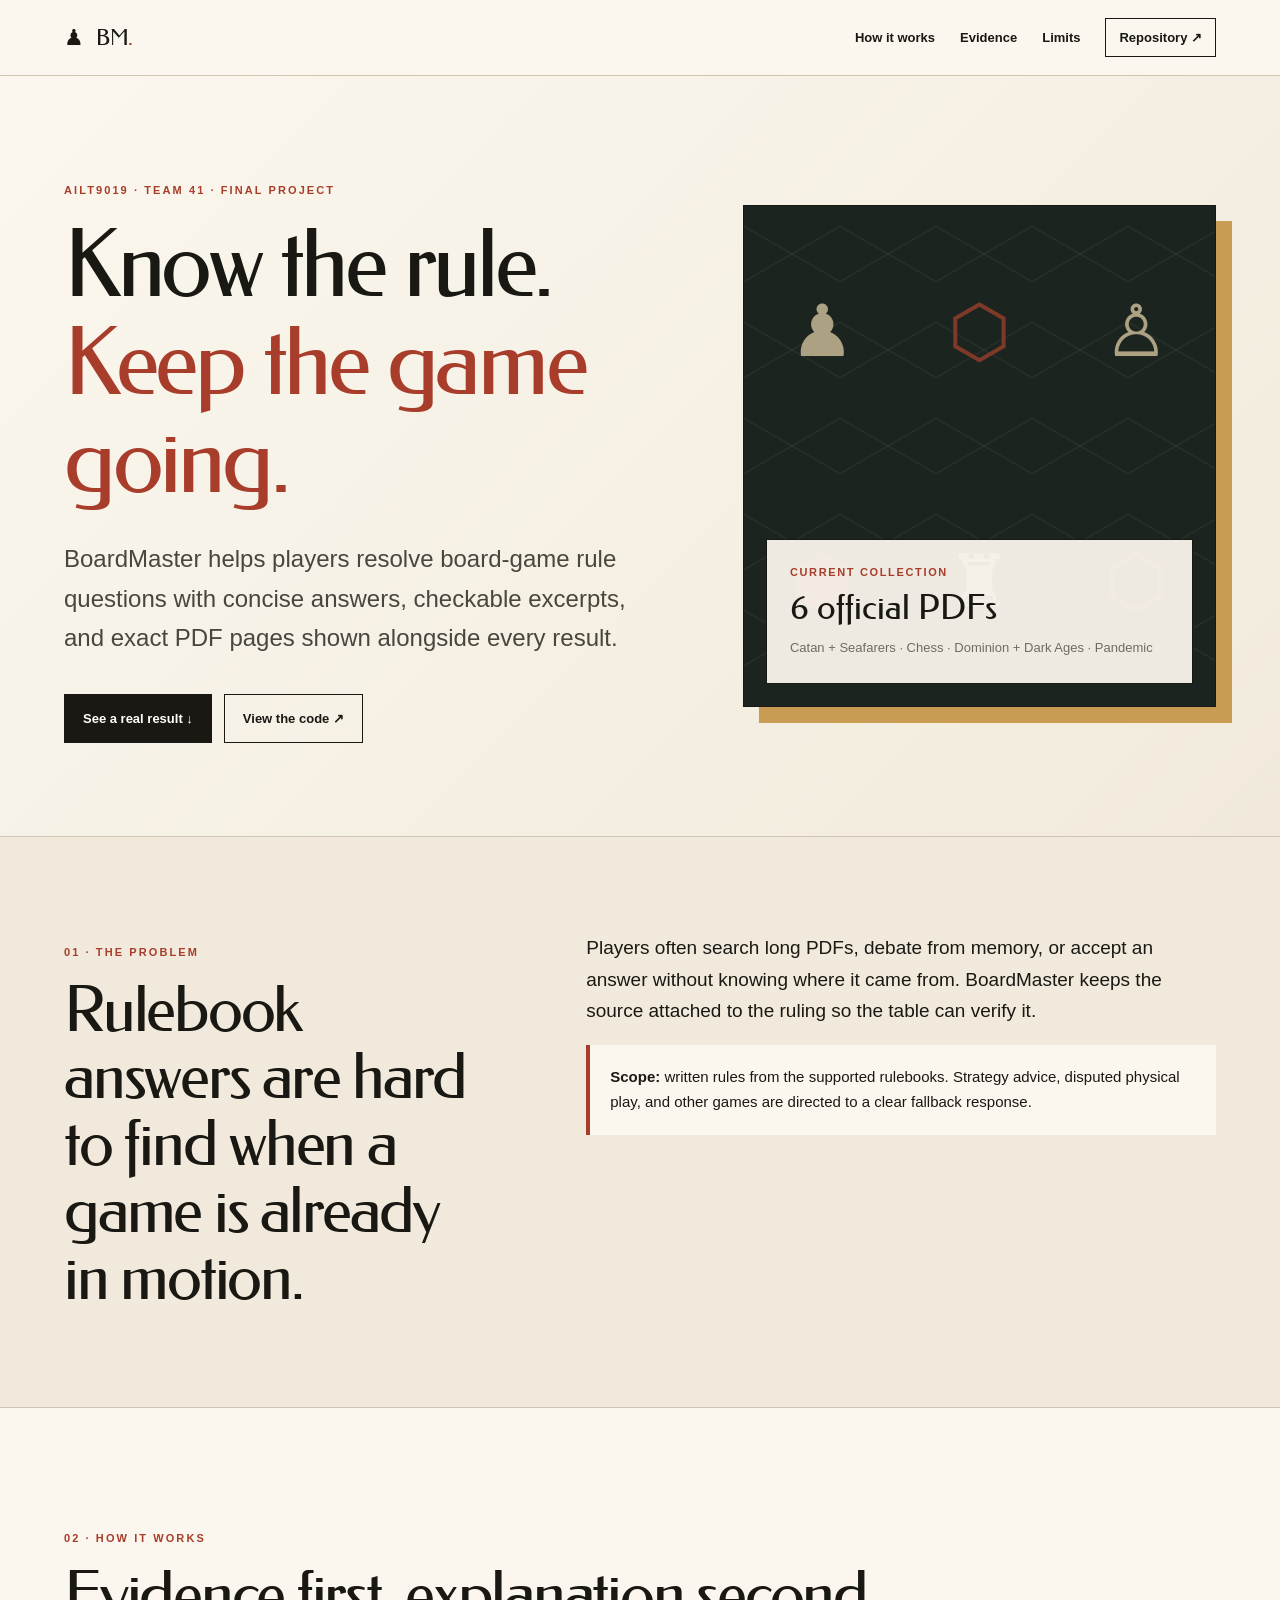
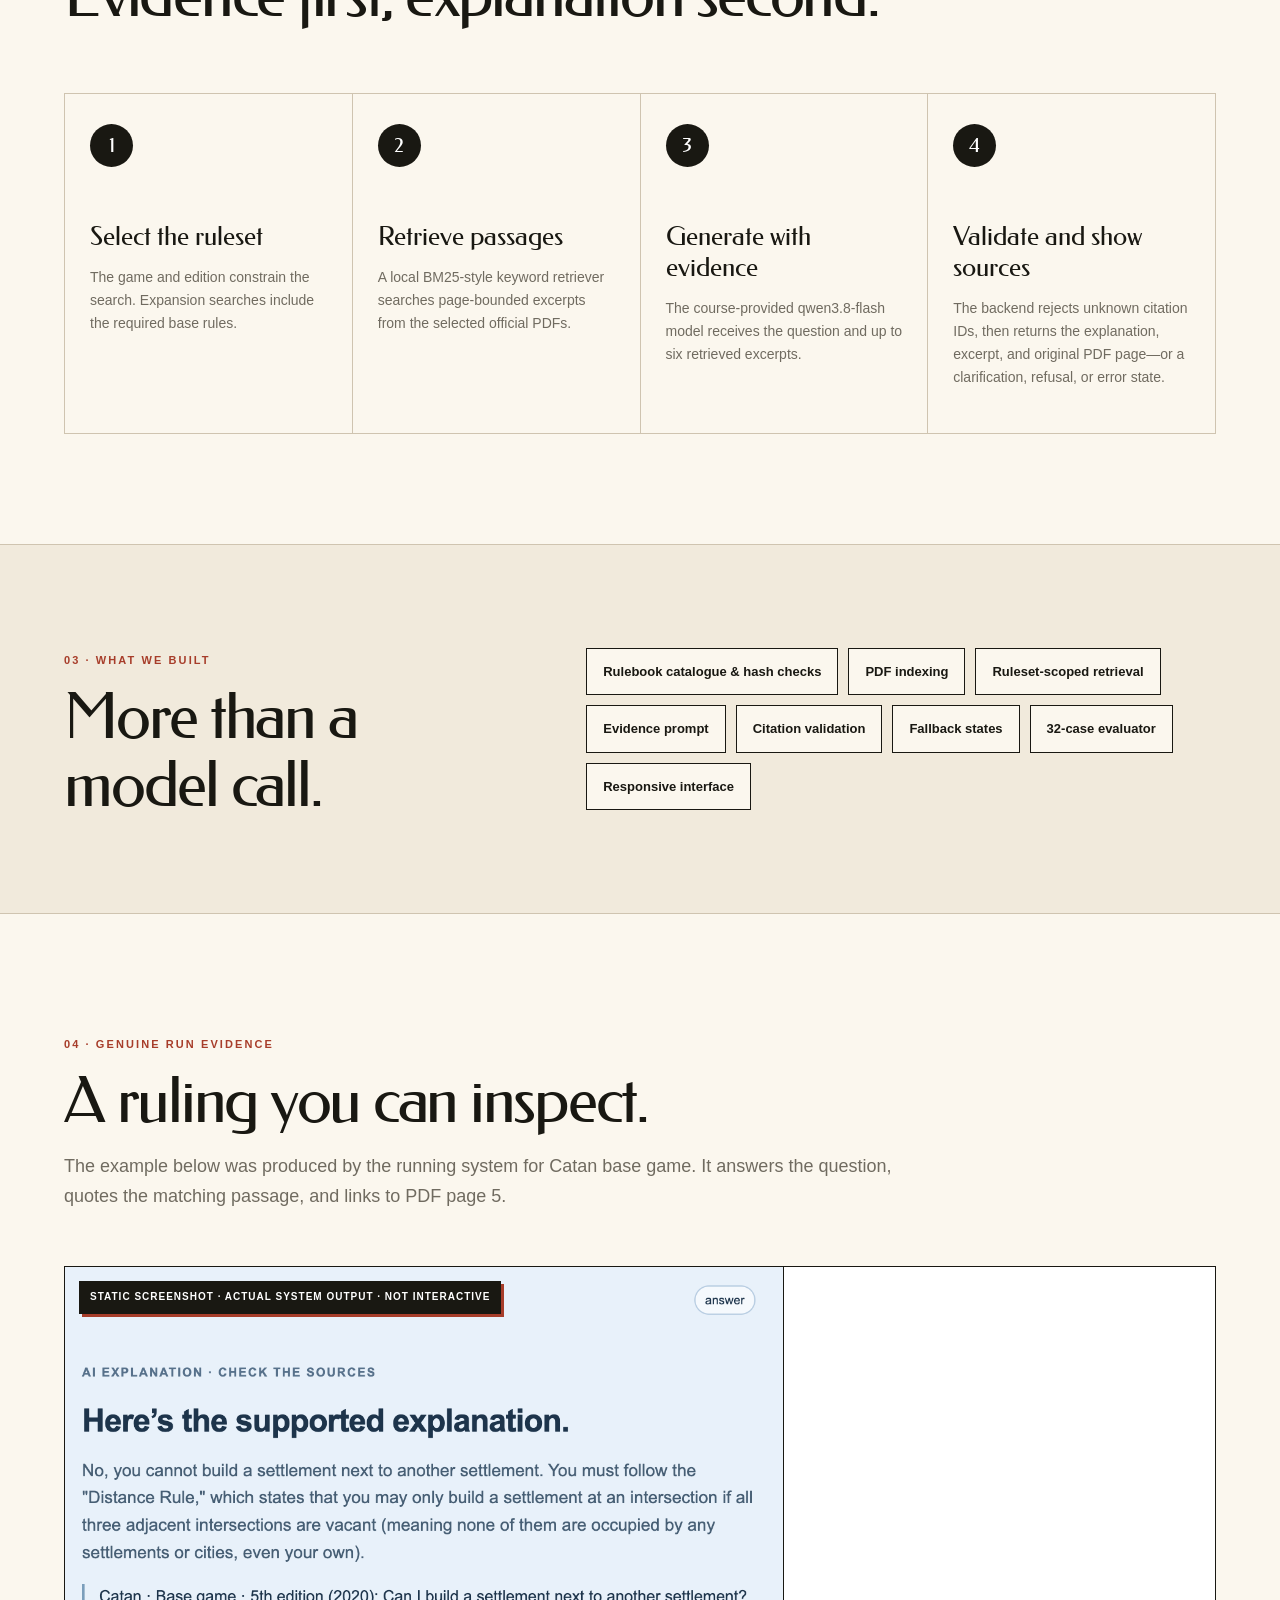
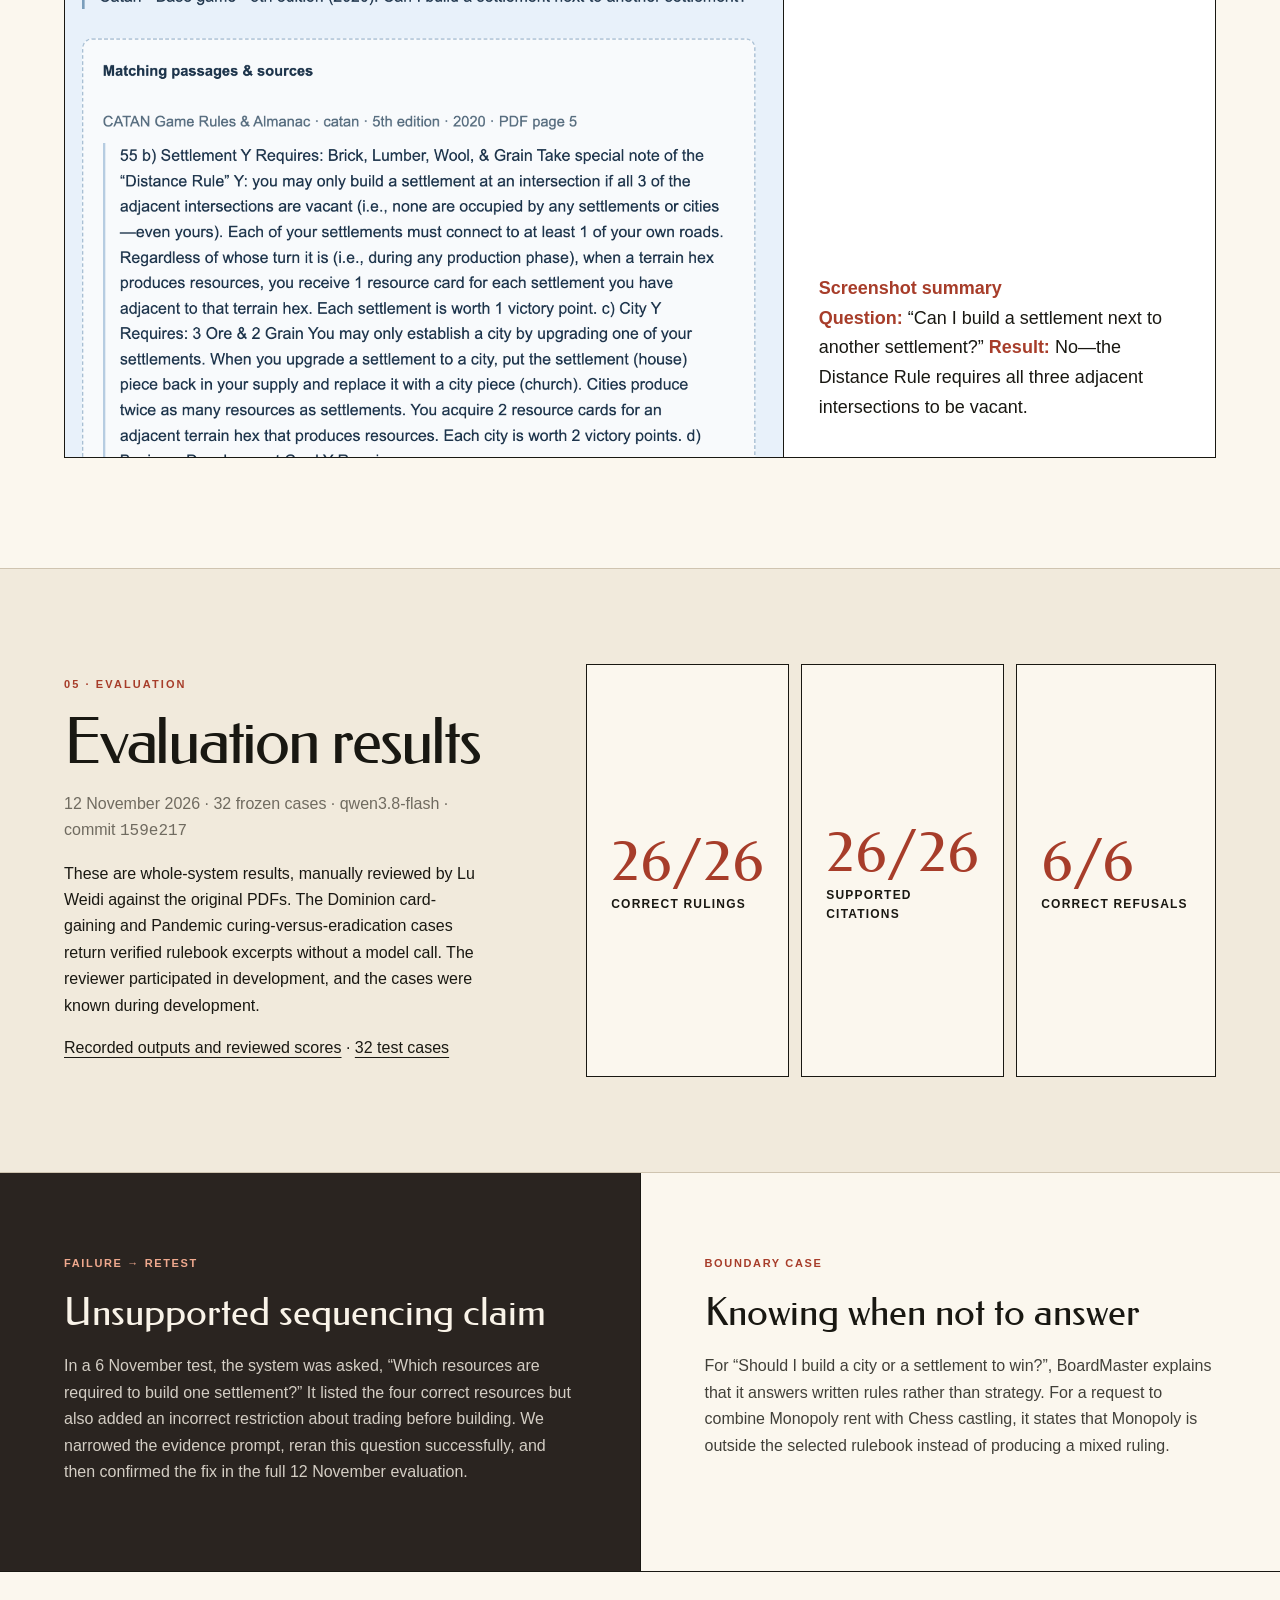
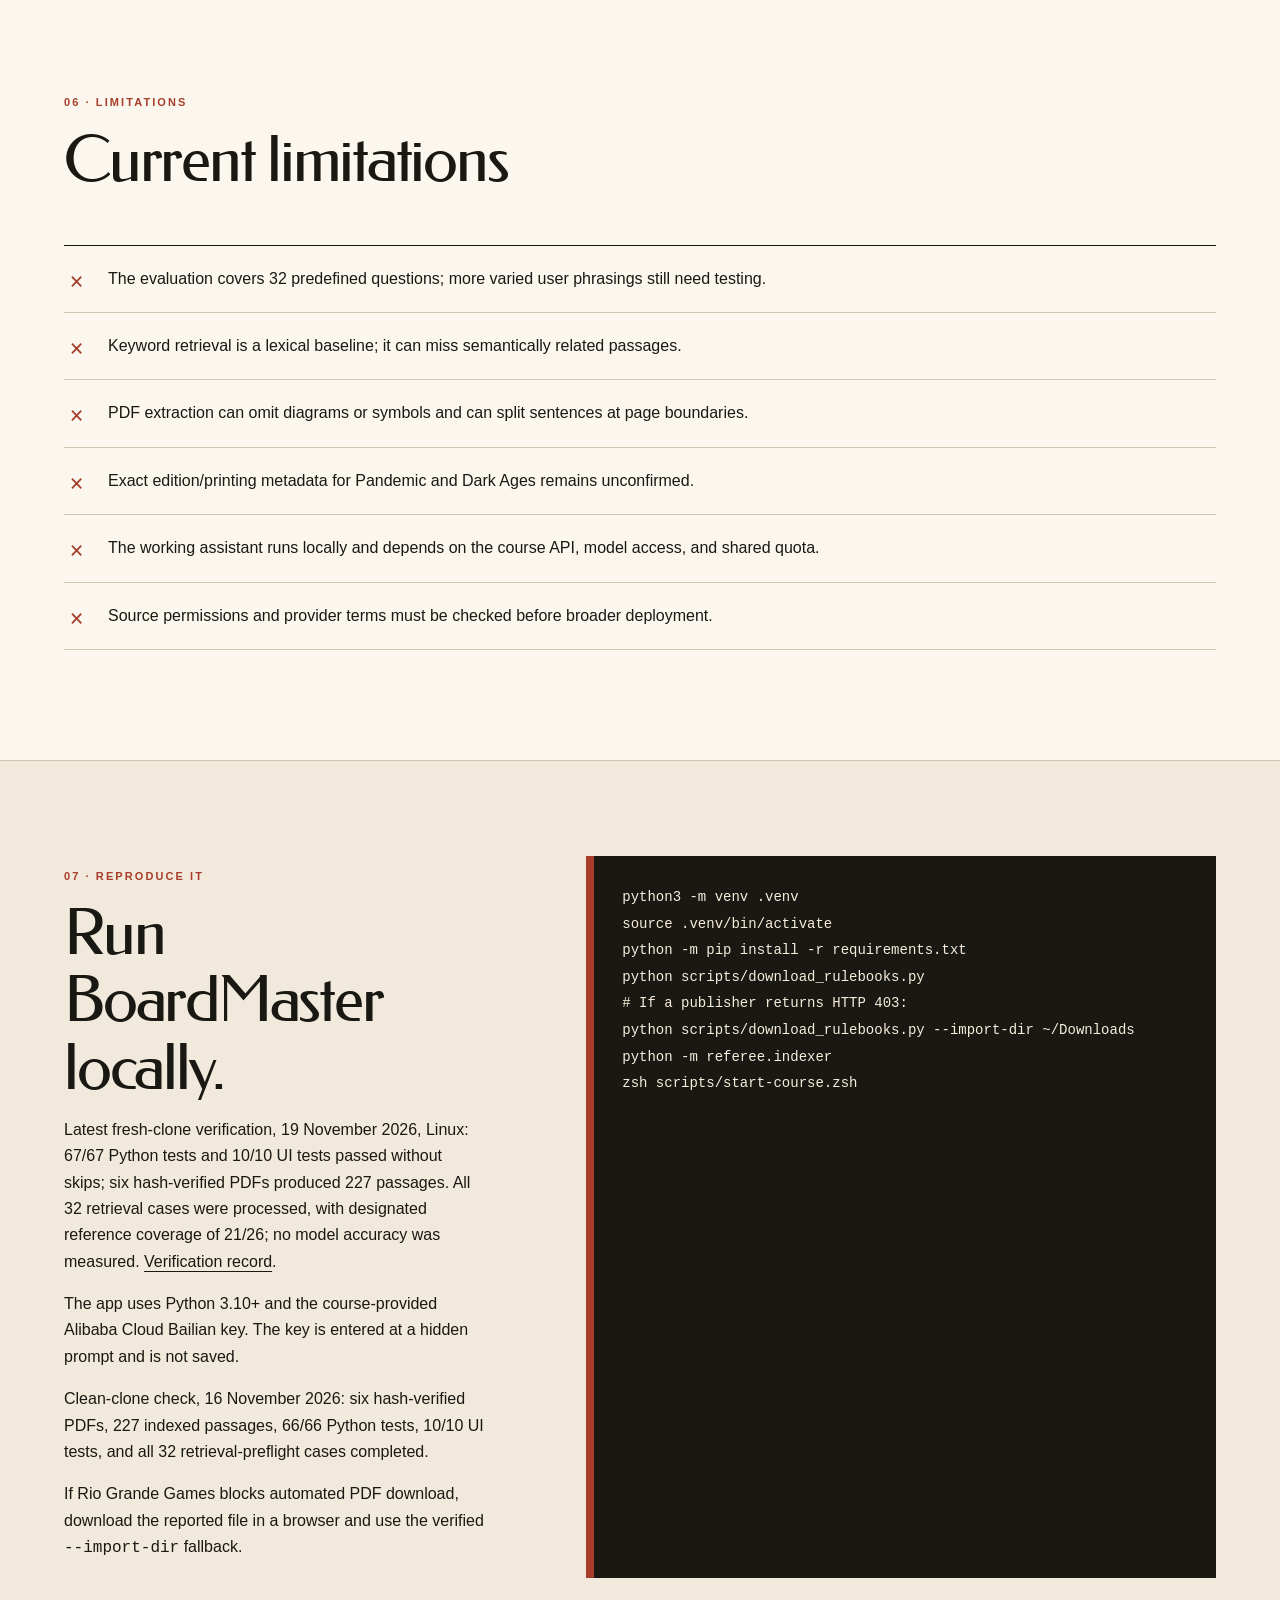
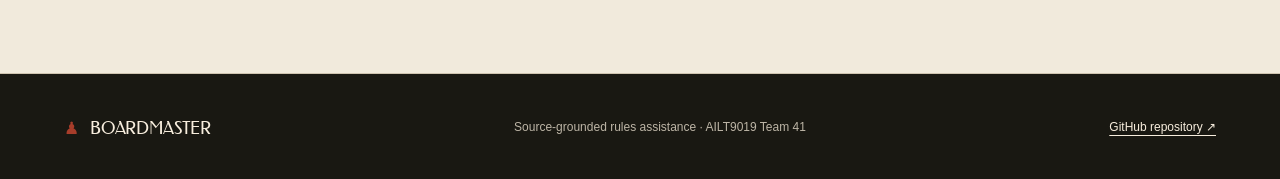
<file: docs/index.html>
<!doctype html>
<html lang="en">
<head>
  <meta charset="utf-8">
  <meta name="viewport" content="width=device-width, initial-scale=1">
  <meta name="description" content="BoardMaster is a source-grounded board-game rules assistant built by AILT9019 Team 41.">
  <title>BoardMaster · AILT9019 Team 41</title>
  <link rel="stylesheet" href="showcase.css">
</head>
<body>
  <a class="skip-link" href="#main">Skip to project overview</a>
  <header class="site-header">
    <a class="brand" href="#top" aria-label="BoardMaster home"><span aria-hidden="true">♟</span> BM<span>.</span></a>
    <nav aria-label="Primary navigation">
      <a href="#workflow">How it works</a>
      <a href="#evidence">Evidence</a>
      <a href="#limitations">Limits</a>
      <a class="nav-cta" href="https://github.com/cheralynli/ailt9019-team41">Repository ↗</a>
    </nav>
  </header>

  <main id="main">
    <section class="hero" id="top">
      <div class="hero-copy">
        <p class="kicker">AILT9019 · TEAM 41 · FINAL PROJECT</p>
        <h1>Know the rule.<br><em>Keep the game going.</em></h1>
        <p class="lede">BoardMaster helps players resolve board-game rule questions with concise answers, checkable excerpts, and exact PDF pages shown alongside every result.</p>
        <div class="actions">
          <a class="button primary" href="#evidence">See a real result ↓</a>
          <a class="button secondary" href="https://github.com/cheralynli/ailt9019-team41">View the code ↗</a>
        </div>
      </div>
      <div class="hero-board" aria-label="Supported games and rulebooks">
        <div class="board-grid" aria-hidden="true">
          <span>♟</span><span>⬡</span><span>♙</span><span>⬢</span><span>♜</span><span>⬡</span>
        </div>
        <div class="scope-card">
          <p>Current collection</p>
          <strong>6 official PDFs</strong>
          <span>Catan + Seafarers · Chess · Dominion + Dark Ages · Pandemic</span>
        </div>
      </div>
    </section>

    <section class="problem band">
      <div>
        <p class="section-number">01 · THE PROBLEM</p>
        <h2>Rulebook answers are hard to find when a game is already in motion.</h2>
      </div>
      <div class="problem-copy">
        <p>Players often search long PDFs, debate from memory, or accept an answer without knowing where it came from. BoardMaster keeps the source attached to the ruling so the table can verify it.</p>
        <p class="boundary"><strong>Scope:</strong> written rules from the supported rulebooks. Strategy advice, disputed physical play, and other games are directed to a clear fallback response.</p>
      </div>
    </section>

    <section class="workflow" id="workflow">
      <div class="section-heading">
        <p class="section-number">02 · HOW IT WORKS</p>
        <h2>Evidence first, explanation second.</h2>
      </div>
      <ol class="steps">
        <li><span>1</span><div><h3>Select the ruleset</h3><p>The game and edition constrain the search. Expansion searches include the required base rules.</p></div></li>
        <li><span>2</span><div><h3>Retrieve passages</h3><p>A local BM25-style keyword retriever searches page-bounded excerpts from the selected official PDFs.</p></div></li>
        <li><span>3</span><div><h3>Generate with evidence</h3><p>The course-provided qwen3.8-flash model receives the question and up to six retrieved excerpts.</p></div></li>
        <li><span>4</span><div><h3>Validate and show sources</h3><p>The backend rejects unknown citation IDs, then returns the explanation, excerpt, and original PDF page—or a clarification, refusal, or error state.</p></div></li>
      </ol>
    </section>

    <section class="built band">
      <div>
        <p class="section-number">03 · WHAT WE BUILT</p>
        <h2>More than a model call.</h2>
      </div>
      <div class="chip-list" aria-label="Team-built system components">
        <span>Rulebook catalogue & hash checks</span><span>PDF indexing</span><span>Ruleset-scoped retrieval</span><span>Evidence prompt</span><span>Citation validation</span><span>Fallback states</span><span>32-case evaluator</span><span>Responsive interface</span>
      </div>
    </section>

    <section class="evidence" id="evidence">
      <div class="section-heading">
        <p class="section-number">04 · GENUINE RUN EVIDENCE</p>
        <h2>A ruling you can inspect.</h2>
        <p>The example below was produced by the running system for Catan base game. It answers the question, quotes the matching passage, and links to PDF page 5.</p>
      </div>
      <figure class="run-figure">
        <div class="screenshot-wrap">
          <p class="screenshot-label">Static screenshot · Actual system output · Not interactive</p>
          <img src="evidence/catan-distance-course-2026-10-21.png" alt="Screenshot of BoardMaster answering whether a settlement can be built next to another settlement, with a Catan rulebook excerpt and PDF page 5 citation.">
        </div>
        <figcaption><strong>Screenshot summary</strong><br><strong>Question:</strong> “Can I build a settlement next to another settlement?” <strong>Result:</strong> No—the Distance Rule requires all three adjacent intersections to be vacant.</figcaption>
      </figure>
    </section>

    <section class="results band">
      <div>
        <p class="section-number">05 · EVALUATION</p>
        <h2>Evaluation results</h2>
        <p class="run-meta">12 November 2026 · 32 frozen cases · qwen3.8-flash · commit <code>159e217</code></p>
        <p>These are whole-system results, manually reviewed by Lu Weidi against the original PDFs. The Dominion card-gaining and Pandemic curing-versus-eradication cases return verified rulebook excerpts without a model call. The reviewer participated in development, and the cases were known during development.</p>
        <p><a href="https://github.com/cheralynli/ailt9019-team41/tree/main/evaluation/evidence/2026-11-12">Recorded outputs and reviewed scores</a> · <a href="https://github.com/cheralynli/ailt9019-team41/blob/main/evaluation/cases.v1.json">32 test cases</a></p>
      </div>
      <div class="score-grid" aria-label="Evaluation scores">
        <div><strong>26/26</strong><span>correct rulings</span></div>
        <div><strong>26/26</strong><span>supported citations</span></div>
        <div><strong>6/6</strong><span>correct refusals</span></div>
      </div>
    </section>

    <section class="cases">
      <article>
        <p class="case-label failure">FAILURE → RETEST</p>
        <h3>Unsupported sequencing claim</h3>
        <p>In a 6 November test, the system was asked, “Which resources are required to build one settlement?” It listed the four correct resources but also added an incorrect restriction about trading before building. We narrowed the evidence prompt, reran this question successfully, and then confirmed the fix in the full 12 November evaluation.</p>
      </article>
      <article>
        <p class="case-label boundary-label">BOUNDARY CASE</p>
        <h3>Knowing when not to answer</h3>
        <p>For “Should I build a city or a settlement to win?”, BoardMaster explains that it answers written rules rather than strategy. For a request to combine Monopoly rent with Chess castling, it states that Monopoly is outside the selected rulebook instead of producing a mixed ruling.</p>
      </article>
    </section>

    <section class="limitations" id="limitations">
      <div class="section-heading">
        <p class="section-number">06 · LIMITATIONS</p>
        <h2>Current limitations</h2>
      </div>
      <ul>
        <li>The evaluation covers 32 predefined questions; more varied user phrasings still need testing.</li>
        <li>Keyword retrieval is a lexical baseline; it can miss semantically related passages.</li>
        <li>PDF extraction can omit diagrams or symbols and can split sentences at page boundaries.</li>
        <li>Exact edition/printing metadata for Pandemic and Dark Ages remains unconfirmed.</li>
        <li>The working assistant runs locally and depends on the course API, model access, and shared quota.</li>
        <li>Source permissions and provider terms must be checked before broader deployment.</li>
      </ul>
    </section>

    <section class="run band" id="run">
      <div>
        <p class="section-number">07 · REPRODUCE IT</p>
        <h2>Run BoardMaster locally.</h2>
        <p>Latest fresh-clone verification, 19 November 2026, Linux: 67/67 Python tests and 10/10 UI tests passed without skips; six hash-verified PDFs produced 227 passages. All 32 retrieval cases were processed, with designated reference coverage of 21/26; no model accuracy was measured. <a href="https://github.com/cheralynli/ailt9019-team41/blob/main/docs/reproduction/2026-11-19.md">Verification record</a>.</p>
        <p>The app uses Python 3.10+ and the course-provided Alibaba Cloud Bailian key. The key is entered at a hidden prompt and is not saved.</p>
        <p>Clean-clone check, 16 November 2026: six hash-verified PDFs, 227 indexed passages, 66/66 Python tests, 10/10 UI tests, and all 32 retrieval-preflight cases completed.</p>
        <p>If Rio Grande Games blocks automated PDF download, download the reported file in a browser and use the verified <code>--import-dir</code> fallback.</p>
      </div>
      <pre aria-label="Local setup commands"><code>python3 -m venv .venv
source .venv/bin/activate
python -m pip install -r requirements.txt
python scripts/download_rulebooks.py
# If a publisher returns HTTP 403:
python scripts/download_rulebooks.py --import-dir ~/Downloads
python -m referee.indexer
zsh scripts/start-course.zsh</code></pre>
    </section>
  </main>

  <footer>
    <a class="brand" href="#top"><span aria-hidden="true">♟</span> BOARDMASTER</a>
    <p>Source-grounded rules assistance · AILT9019 Team 41</p>
    <a href="https://github.com/cheralynli/ailt9019-team41">GitHub repository ↗</a>
  </footer>
</body>
</html>
</file>
<file: docs/showcase.css>
@font-face{font-family:Federo;src:url('assets/Federo-Regular.ttf') format('truetype');font-display:swap}
:root{--ink:#191812;--paper:#f1eadc;--cream:#fbf7ee;--red:#a73d2a;--gold:#c99c53;--muted:#706b60;--line:#cfc4b0;--blue:#dce9f3}
*{box-sizing:border-box}
html{scroll-behavior:smooth}
body{margin:0;background:var(--cream);color:var(--ink);font:16px/1.65 Arial,sans-serif}
a{color:inherit;text-underline-offset:4px}
:focus-visible{outline:3px solid var(--red);outline-offset:4px}
.skip-link{position:fixed;top:-80px;left:20px;z-index:20;background:#fff;padding:12px 16px}.skip-link:focus{top:16px}
.site-header{position:sticky;top:0;z-index:10;display:flex;align-items:center;justify-content:space-between;gap:28px;padding:18px max(5vw,24px);background:rgba(251,247,238,.94);border-bottom:1px solid var(--line);backdrop-filter:blur(12px)}
.brand{font:22px Federo,Arial,sans-serif;text-decoration:none;letter-spacing:-.02em}.brand>span:first-child{margin-right:8px}.brand>span:last-child{color:var(--red)}
nav{display:flex;align-items:center;gap:25px;font-size:13px;font-weight:700}nav a{text-decoration:none}.nav-cta{border:1px solid var(--ink);padding:8px 13px}
main>section,footer{padding-left:max(5vw,24px);padding-right:max(5vw,24px)}
.hero{min-height:760px;display:grid;grid-template-columns:minmax(0,1.12fr) minmax(340px,.88fr);align-items:center;gap:6vw;padding-top:86px;padding-bottom:86px;background:radial-gradient(circle at 88% 18%,#e4cda7 0 2px,transparent 3px),linear-gradient(135deg,var(--cream),var(--paper))}
.kicker,.section-number{font-size:11px;font-weight:800;letter-spacing:.19em;color:var(--red);text-transform:uppercase}
h1,h2{font-family:Federo,Arial,sans-serif;font-weight:400;letter-spacing:-.035em;line-height:1.05}
h1{font-size:clamp(58px,7.3vw,112px);margin:18px 0 28px}h1 em{font-style:normal;color:var(--red)}
.lede{max-width:680px;font-size:clamp(18px,2vw,24px);color:#4a463e}
.actions{display:flex;flex-wrap:wrap;gap:12px;margin-top:36px}.button{padding:13px 18px;text-decoration:none;font-size:13px;font-weight:800;border:1px solid var(--ink)}.primary{background:var(--ink);color:white}.secondary{background:transparent}
.hero-board{position:relative;min-height:500px;border:1px solid var(--ink);background:#1c241f;overflow:hidden;box-shadow:16px 16px 0 var(--gold)}
.board-grid{display:grid;grid-template-columns:repeat(3,1fr);height:100%;min-height:500px;place-items:center;color:#e9d7ad;font-size:72px;opacity:.7;background:linear-gradient(30deg,transparent 49%,#ffffff16 50%,transparent 51%),linear-gradient(-30deg,transparent 49%,#ffffff16 50%,transparent 51%);background-size:96px 96px}
.board-grid span:nth-child(2n){color:#a8432e}.scope-card{position:absolute;left:22px;right:22px;bottom:22px;padding:23px;background:rgba(251,247,238,.94);border:1px solid var(--ink)}.scope-card p{margin:0;color:var(--red);font-size:11px;font-weight:800;text-transform:uppercase;letter-spacing:.15em}.scope-card strong{display:block;font:34px Federo;margin:6px 0}.scope-card span{font-size:13px;color:var(--muted)}
.band{display:grid;grid-template-columns:minmax(260px,.8fr) minmax(0,1.2fr);gap:8vw;padding-top:95px;padding-bottom:95px;background:var(--paper);border-top:1px solid var(--line);border-bottom:1px solid var(--line)}
h2{font-size:clamp(39px,5vw,72px);margin:14px 0 0}.problem-copy{font-size:19px;max-width:720px}.problem-copy>p:first-child{margin-top:0}.boundary{padding:20px;border-left:4px solid var(--red);background:var(--cream);font-size:15px}
.workflow,.evidence,.limitations{padding-top:110px;padding-bottom:110px}.section-heading{max-width:840px}.section-heading>p:last-child{font-size:18px;color:var(--muted)}
.steps{list-style:none;padding:0;margin:65px 0 0;display:grid;grid-template-columns:repeat(4,1fr);gap:1px;background:var(--line);border:1px solid var(--line)}.steps li{background:var(--cream);padding:30px 25px;min-height:280px}.steps li>span{display:grid;place-items:center;width:43px;height:43px;border-radius:50%;background:var(--ink);color:white;font:20px Federo}.steps h3{font:26px Federo;margin:54px 0 12px}.steps p{font-size:14px;color:var(--muted)}
.chip-list{display:flex;flex-wrap:wrap;align-content:center;gap:10px}.chip-list span{padding:12px 16px;border:1px solid var(--ink);background:var(--cream);font-size:13px;font-weight:700}
.run-figure{margin:55px 0 0;display:grid;grid-template-columns:minmax(0,1.25fr) minmax(260px,.75fr);gap:0;border:1px solid var(--ink);background:white}.screenshot-wrap{position:relative;border-right:1px solid var(--ink)}.screenshot-label{position:absolute;z-index:1;top:14px;left:14px;margin:0;padding:8px 11px;background:var(--ink);color:white;font-size:10px;font-weight:800;letter-spacing:.1em;text-transform:uppercase;box-shadow:3px 3px 0 var(--red)}.run-figure img{display:block;width:100%;max-height:790px;object-fit:cover;object-position:top}.run-figure figcaption{padding:35px;font-size:18px;align-self:end}.run-figure strong{color:var(--red)}
.results{grid-template-columns:minmax(280px,.8fr) minmax(0,1.2fr);position:relative}.run-meta{color:var(--muted)}code{font-family:ui-monospace,SFMono-Regular,Menlo,monospace}.score-grid{display:grid;grid-template-columns:repeat(3,1fr);gap:12px}.score-grid div{display:flex;flex-direction:column;justify-content:center;padding:24px;border:1px solid var(--ink);background:var(--cream)}.score-grid strong{font:clamp(35px,4.5vw,62px) Federo;color:var(--red)}.score-grid span{font-size:12px;font-weight:800;text-transform:uppercase;letter-spacing:.1em}
.cases{display:grid;grid-template-columns:1fr 1fr;gap:1px;padding:0;background:var(--ink);border-bottom:1px solid var(--ink)}.cases article{background:var(--cream);padding:70px max(5vw,32px)}.cases article:first-child{background:#2a2420;color:#f9f3e8}.case-label{font-size:11px;font-weight:900;letter-spacing:.15em}.failure{color:#f0a98e}.boundary-label{color:var(--red)}.cases h3{font:38px Federo;margin:18px 0}.cases p:last-child{max-width:610px;color:inherit;opacity:.82}
.limitations ul{margin:52px 0 0;padding:0;border-top:1px solid var(--ink)}.limitations li{list-style:none;padding:20px 5px 20px 44px;border-bottom:1px solid var(--line);position:relative}.limitations li::before{content:'×';position:absolute;left:5px;color:var(--red);font:26px Federo}
.run pre{margin:0;padding:28px;background:#191812;color:#f7eddd;overflow:auto;border-left:8px solid var(--red);font-size:14px;line-height:1.9}
footer{display:flex;justify-content:space-between;align-items:center;gap:24px;padding-top:32px;padding-bottom:32px;background:var(--ink);color:#f7eddd;font-size:12px}footer p{color:#bdb5a6}footer .brand{font-size:17px}
@media(max-width:900px){nav a:not(.nav-cta){display:none}.hero{grid-template-columns:1fr;min-height:auto}.hero-board{min-height:400px}.board-grid{min-height:400px}.band{grid-template-columns:1fr}.steps{grid-template-columns:1fr 1fr}.run-figure{grid-template-columns:1fr}.screenshot-wrap{border-right:0;border-bottom:1px solid var(--ink)}.cases{grid-template-columns:1fr}.score-grid{margin-top:10px}}
@media(max-width:560px){.site-header{padding-top:13px;padding-bottom:13px}.nav-cta{padding:7px 10px}.hero{padding-top:58px;padding-bottom:58px}.hero-board{min-height:330px;box-shadow:8px 8px 0 var(--gold)}.board-grid{min-height:330px;font-size:50px}.scope-card{left:14px;right:14px;bottom:14px}.steps{grid-template-columns:1fr}.steps li{min-height:0}.steps h3{margin-top:28px}.score-grid{grid-template-columns:1fr}.workflow,.evidence,.limitations{padding-top:75px;padding-bottom:75px}.band{padding-top:70px;padding-bottom:70px}.run-figure figcaption{padding:24px}.cases article{padding-top:55px;padding-bottom:55px}footer{align-items:flex-start;flex-direction:column}}
@media(prefers-reduced-motion:reduce){html{scroll-behavior:auto}}
</file>
